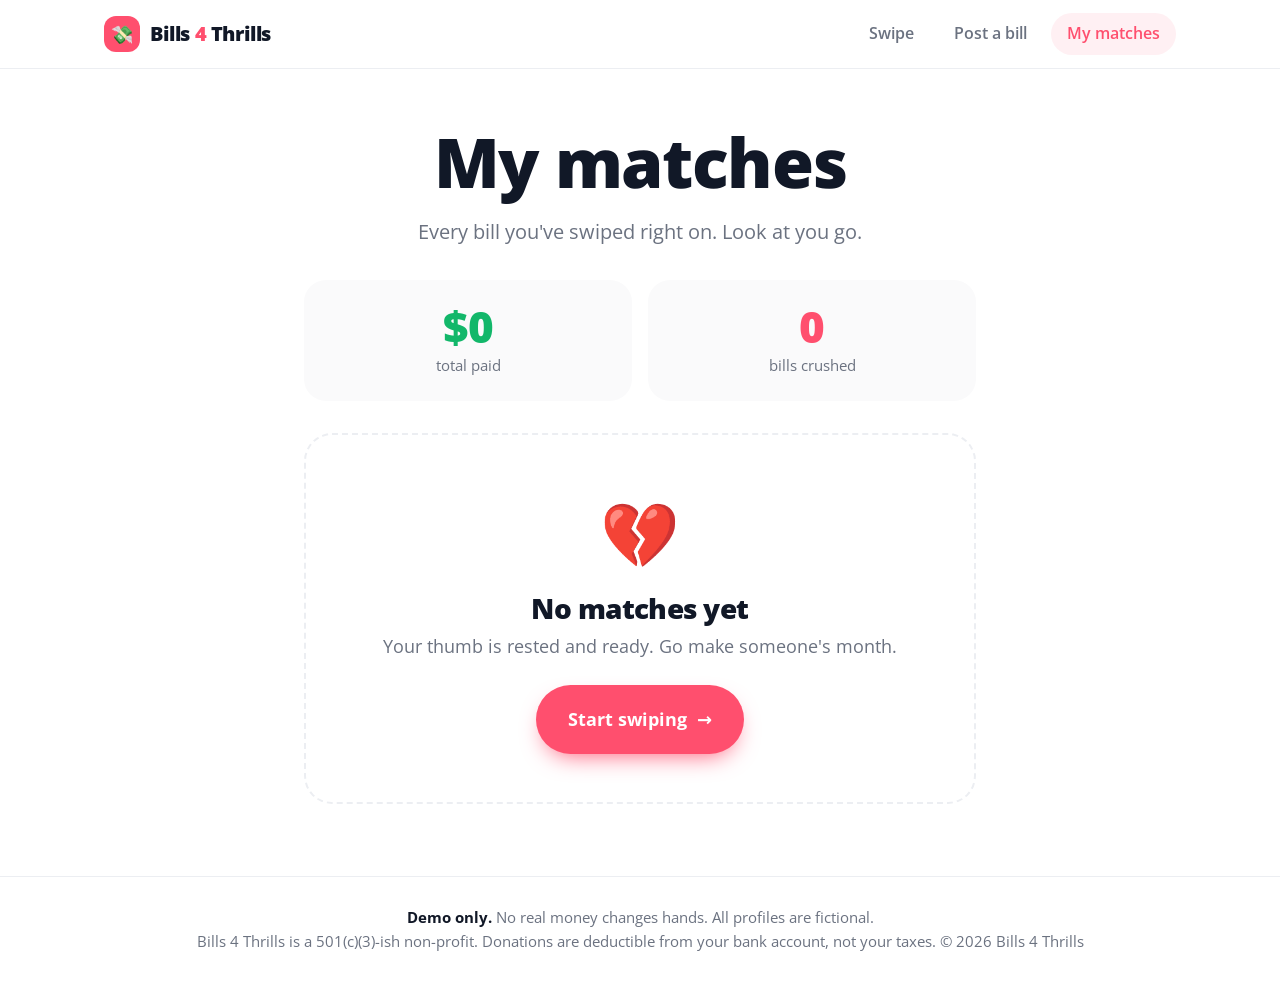
<file: matches.html>
<!doctype html>
<html lang="en">
<head>
<meta charset="utf-8">
<meta name="viewport" content="width=device-width, initial-scale=1, viewport-fit=cover">
<title>My matches · Bills 4 Thrills</title>
<meta name="description" content="Bills 4 Thrills: swipe right to pay someone's bill. A silly demo. No real money changes hands.">
<meta name="theme-color" content="#ff4f6e">
<link rel="icon" href="data:image/svg+xml,<svg xmlns='http://www.w3.org/2000/svg' viewBox='0 0 100 100'><text y='.9em' font-size='90'>💸</text></svg>">
<link rel="preconnect" href="https://fonts.googleapis.com">
<link rel="preconnect" href="https://fonts.gstatic.com" crossorigin>
<link href="https://fonts.googleapis.com/css2?family=Open+Sans:wght@400;600;700;800&display=swap" rel="stylesheet">
<link rel="stylesheet" href="styles.css?v=3">
</head>
<body data-page="matches">
<header class="site-header">
  <div class="container">
    <a class="logo" href="index.html" aria-label="Bills 4 Thrills home"><span class="logo-mark">💸</span><span class="logo-text">Bills <span class="four">4</span> Thrills</span></a>
    <nav class="nav" aria-label="Main">
      <a href="swipe.html">Swipe</a>
      <a href="post.html"><span class="nav-label-long">Post a bill</span><span class="nav-label-short">Post</span></a>
      <a href="matches.html" aria-current="page"><span class="nav-label-long">My matches</span><span class="nav-label-short">Matches</span></a>
    </nav>
  </div>
</header>
<main>
  <div class="page-head">
    <div class="container">
      <h1>My matches</h1>
      <p>Every bill you've swiped right on. Look at you go.</p>
    </div>
  </div>
  <div class="matches-wrap">
    <div class="summary">
      <div><strong id="sum-total">$0</strong><span>total paid</span></div>
      <div><strong id="sum-count">0</strong><span>bills crushed</span></div>
    </div>
    <ul class="match-list" id="match-list"></ul>
    <div class="empty-matches" id="matches-empty" hidden>
      <div class="big-emoji">💔</div>
      <h2>No matches yet</h2>
      <p>Your thumb is rested and ready. Go make someone's month.</p>
      <a class="btn btn-primary" href="swipe.html">Start swiping <span aria-hidden="true">→</span></a>
    </div>
    <button class="text-btn" id="btn-clear" type="button">Reset my matches</button>
  </div>
</main>
<footer class="site-footer">
  <div class="container"><strong>Demo only.</strong> No real money changes hands. All profiles are fictional.<br>Bills 4 Thrills is a 501(c)(3)-ish non-profit. Donations are deductible from your bank account, not your taxes. &copy; <span id="year">2026</span> Bills 4 Thrills</div>
</footer>
<script src="data.js?v=3"></script>
<script src="app.js?v=3"></script>
</body>
</html>
</file>
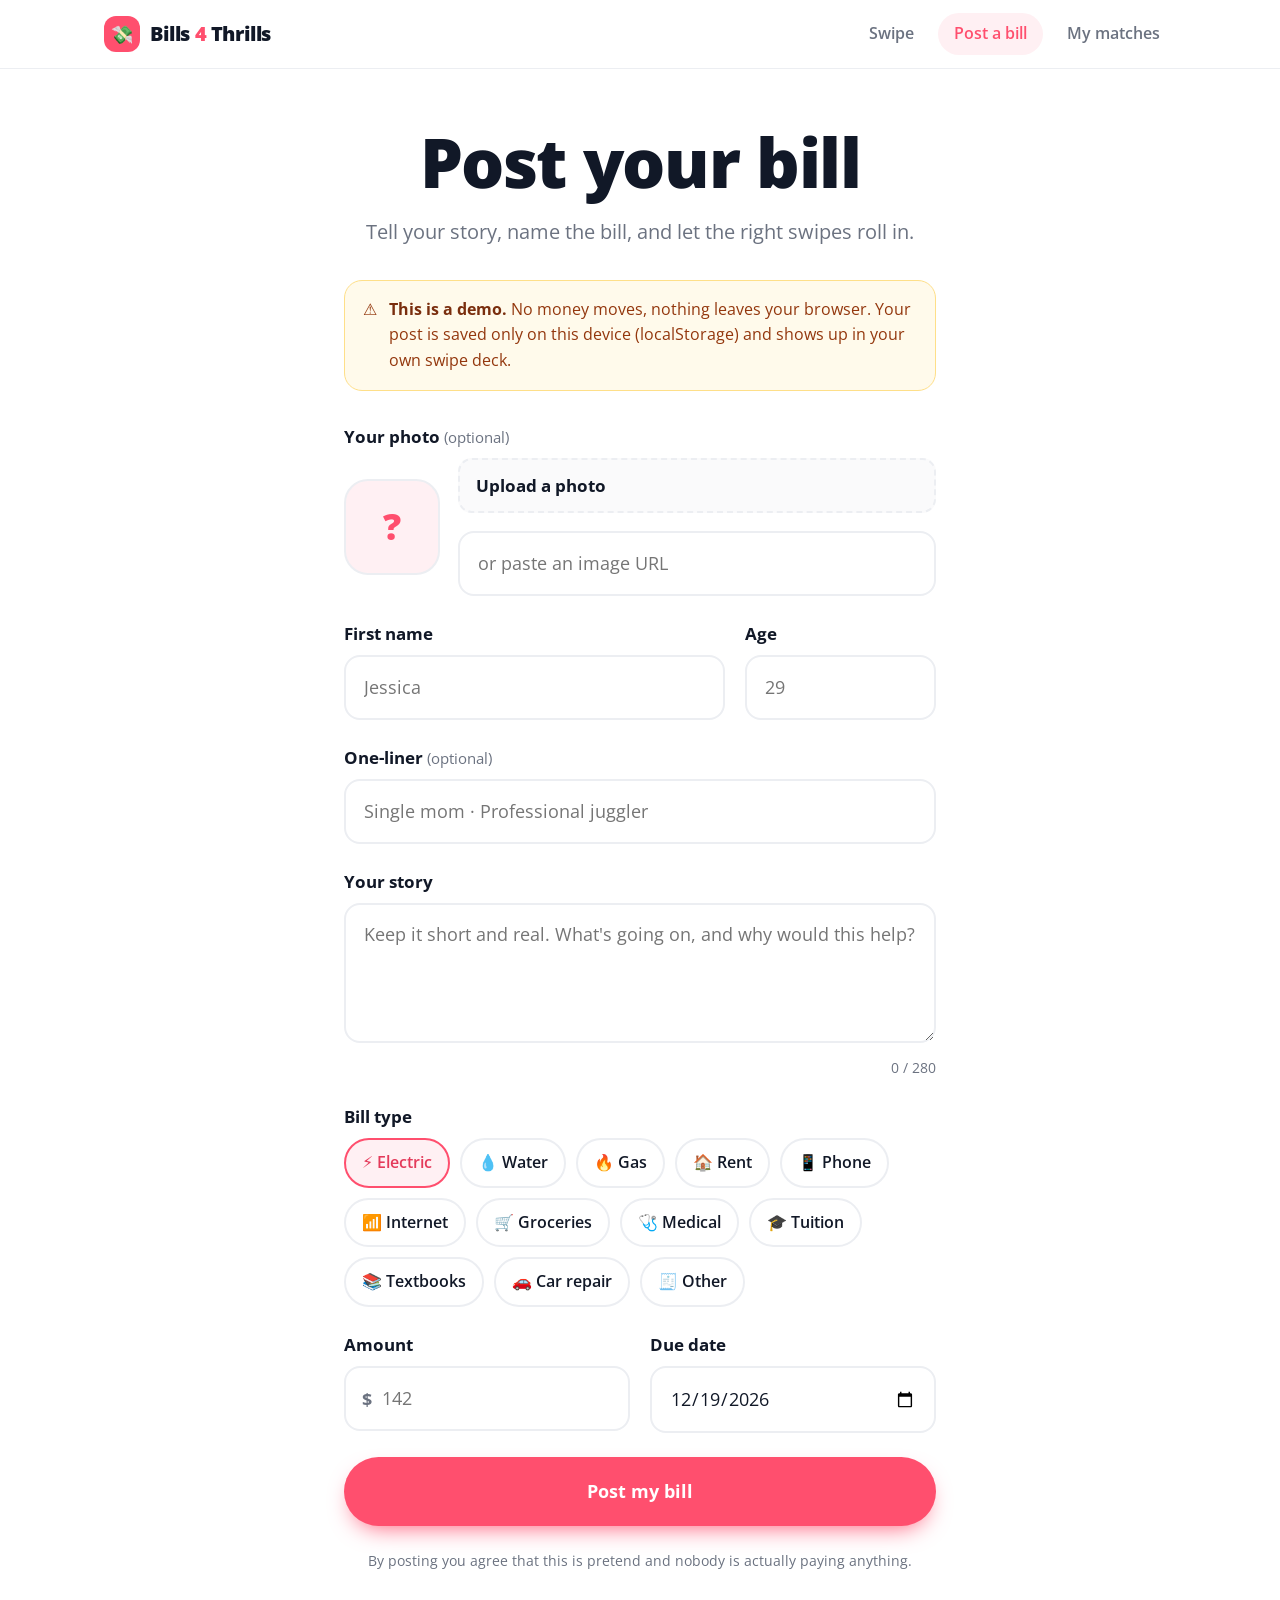
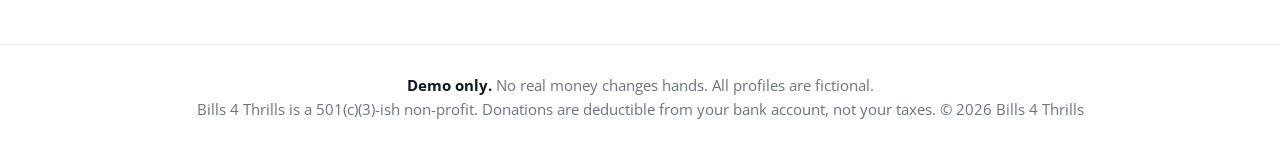
<file: post.html>
<!doctype html>
<html lang="en">
<head>
<meta charset="utf-8">
<meta name="viewport" content="width=device-width, initial-scale=1, viewport-fit=cover">
<title>Post your bill · Bills 4 Thrills</title>
<meta name="description" content="Bills 4 Thrills: swipe right to pay someone's bill. A silly demo. No real money changes hands.">
<meta name="theme-color" content="#ff4f6e">
<link rel="icon" href="data:image/svg+xml,<svg xmlns='http://www.w3.org/2000/svg' viewBox='0 0 100 100'><text y='.9em' font-size='90'>💸</text></svg>">
<link rel="preconnect" href="https://fonts.googleapis.com">
<link rel="preconnect" href="https://fonts.gstatic.com" crossorigin>
<link href="https://fonts.googleapis.com/css2?family=Open+Sans:wght@400;600;700;800&display=swap" rel="stylesheet">
<link rel="stylesheet" href="styles.css?v=3">
</head>
<body data-page="post">
<header class="site-header">
  <div class="container">
    <a class="logo" href="index.html" aria-label="Bills 4 Thrills home"><span class="logo-mark">💸</span><span class="logo-text">Bills <span class="four">4</span> Thrills</span></a>
    <nav class="nav" aria-label="Main">
      <a href="swipe.html">Swipe</a>
      <a href="post.html" aria-current="page"><span class="nav-label-long">Post a bill</span><span class="nav-label-short">Post</span></a>
      <a href="matches.html"><span class="nav-label-long">My matches</span><span class="nav-label-short">Matches</span></a>
    </nav>
  </div>
</header>
<main>
  <div class="page-head" id="post-head">
    <div class="container">
      <h1>Post your bill</h1>
      <p>Tell your story, name the bill, and let the right swipes roll in.</p>
    </div>
  </div>
  <div class="form-wrap">
    <div class="demo-banner" role="note">
      <span aria-hidden="true">⚠️</span>
      <div><strong>This is a demo.</strong> No money moves, nothing leaves your browser. Your post is saved only on this device (localStorage) and shows up in your own swipe deck.</div>
    </div>

    <form id="post-form" novalidate>
      <div class="field">
        <span class="label">Your photo <span class="help">(optional)</span></span>
        <div class="photo-picker">
          <div class="photo-preview" id="photo-preview">?</div>
          <div class="photo-inputs">
            <label class="file-btn"><input type="file" id="photo-file" accept="image/*"><span id="file-label">Upload a photo</span></label>
            <input type="url" id="photo-url" placeholder="or paste an image URL" aria-label="Photo URL">
          </div>
        </div>
      </div>

      <div class="row row-2-1">
        <div class="field">
          <label for="name">First name</label>
          <input type="text" id="name" maxlength="30" autocomplete="given-name" placeholder="Jessica">
          <div class="error">What should donors call you?</div>
        </div>
        <div class="field">
          <label for="age">Age</label>
          <input type="number" id="age" min="18" max="120" inputmode="numeric" placeholder="29">
          <div class="error">18+ only</div>
        </div>
      </div>

      <div class="field">
        <label for="tagline">One-liner <span class="help">(optional)</span></label>
        <input type="text" id="tagline" maxlength="60" placeholder="Single mom · Professional juggler">
      </div>

      <div class="field">
        <label for="story">Your story</label>
        <textarea id="story" maxlength="280" placeholder="Keep it short and real. What's going on, and why would this help?"></textarea>
        <div class="char-count" id="story-count">0 / 280</div>
        <div class="error">Give us at least a sentence or two.</div>
      </div>

      <div class="field">
        <span class="label">Bill type</span>
        <div class="chips">
          <input type="radio" name="billType" id="bt-0" value="Electric" checked><label for="bt-0">⚡ Electric</label>
          <input type="radio" name="billType" id="bt-1" value="Water"><label for="bt-1">💧 Water</label>
          <input type="radio" name="billType" id="bt-2" value="Gas"><label for="bt-2">🔥 Gas</label>
          <input type="radio" name="billType" id="bt-3" value="Rent"><label for="bt-3">🏠 Rent</label>
          <input type="radio" name="billType" id="bt-4" value="Phone"><label for="bt-4">📱 Phone</label>
          <input type="radio" name="billType" id="bt-5" value="Internet"><label for="bt-5">📶 Internet</label>
          <input type="radio" name="billType" id="bt-6" value="Groceries"><label for="bt-6">🛒 Groceries</label>
          <input type="radio" name="billType" id="bt-7" value="Medical"><label for="bt-7">🩺 Medical</label>
          <input type="radio" name="billType" id="bt-8" value="Tuition"><label for="bt-8">🎓 Tuition</label>
          <input type="radio" name="billType" id="bt-9" value="Textbooks"><label for="bt-9">📚 Textbooks</label>
          <input type="radio" name="billType" id="bt-10" value="Car repair"><label for="bt-10">🚗 Car repair</label>
          <input type="radio" name="billType" id="bt-11" value="Other"><label for="bt-11">🧾 Other</label>
        </div>
      </div>

      <div class="row row-2">
        <div class="field">
          <label for="amount">Amount</label>
          <div class="money"><span>$</span><input type="number" id="amount" min="1" step="0.01" inputmode="decimal" placeholder="142"></div>
          <div class="error">Enter an amount</div>
        </div>
        <div class="field">
          <label for="due">Due date</label>
          <input type="date" id="due">
        </div>
      </div>

      <button class="btn btn-primary btn-block" type="submit">Post my bill</button>
      <p class="fineprint">By posting you agree that this is pretend and nobody is actually paying anything.</p>
    </form>

    <div class="success" id="success" hidden>
      <div class="big-emoji">🎉</div>
      <h2>You're in the deck, <span id="success-name"></span>!</h2>
      <p>Your <strong id="success-bill"></strong> is now live in the swipe stack. Go see yourself in action.</p>
      <div class="cta-row">
        <a class="btn btn-primary" href="swipe.html">See it in the deck <span aria-hidden="true">→</span></a>
        <button class="btn btn-ghost" type="button" id="post-another">Post another</button>
      </div>
    </div>
  </div>
</main>
<footer class="site-footer">
  <div class="container"><strong>Demo only.</strong> No real money changes hands. All profiles are fictional.<br>Bills 4 Thrills is a 501(c)(3)-ish non-profit. Donations are deductible from your bank account, not your taxes. &copy; <span id="year">2026</span> Bills 4 Thrills</div>
</footer>
<script src="data.js?v=3"></script>
<script src="app.js?v=3"></script>
</body>
</html>
</file>
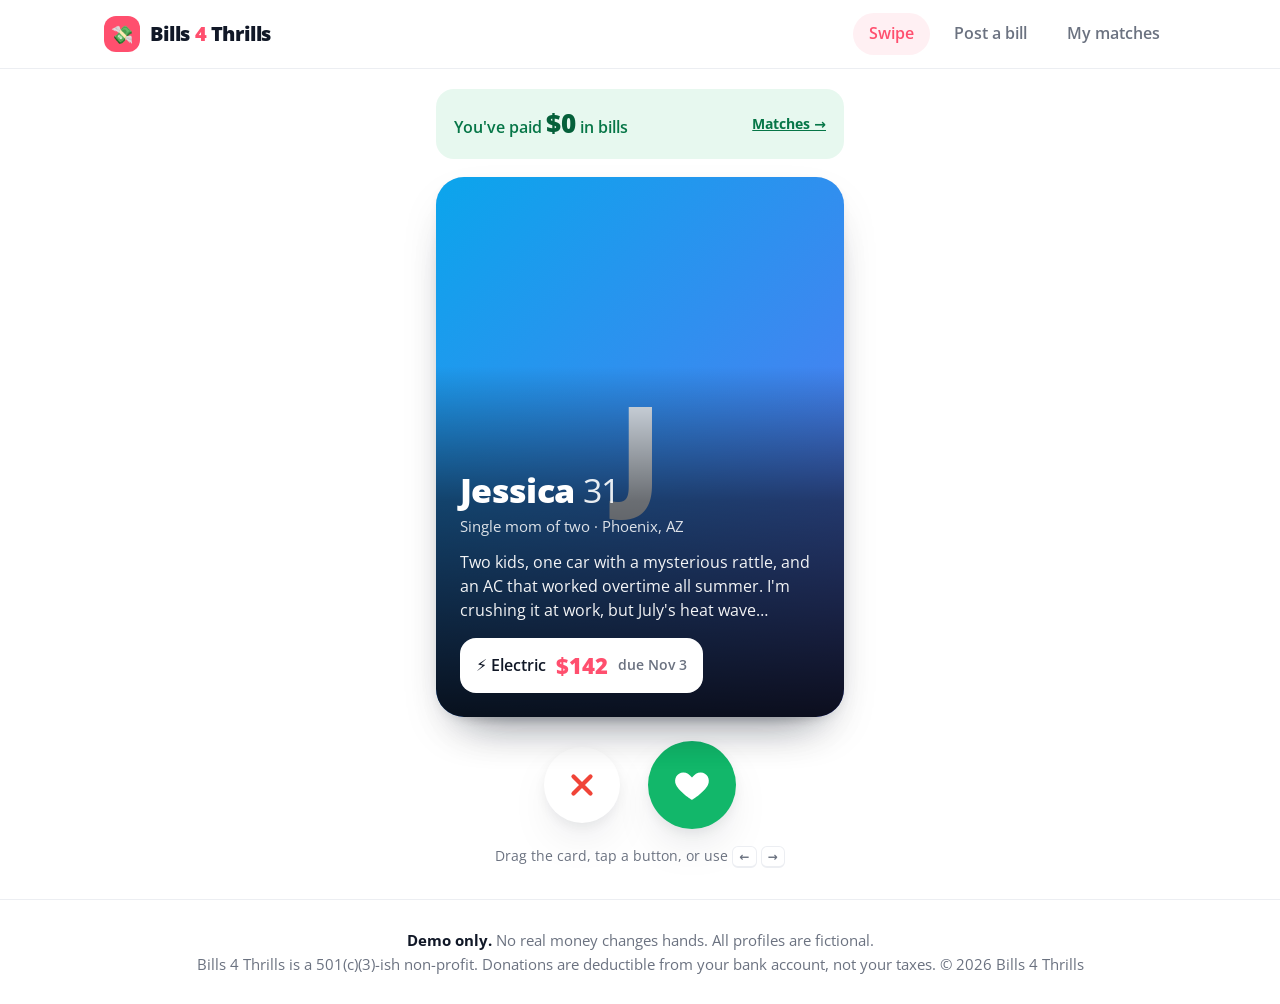
<file: swipe.html>
<!doctype html>
<html lang="en">
<head>
<meta charset="utf-8">
<meta name="viewport" content="width=device-width, initial-scale=1, viewport-fit=cover">
<title>Swipe · Bills 4 Thrills</title>
<meta name="description" content="Bills 4 Thrills: swipe right to pay someone's bill. A silly demo. No real money changes hands.">
<meta name="theme-color" content="#ff4f6e">
<link rel="icon" href="data:image/svg+xml,<svg xmlns='http://www.w3.org/2000/svg' viewBox='0 0 100 100'><text y='.9em' font-size='90'>💸</text></svg>">
<link rel="preconnect" href="https://fonts.googleapis.com">
<link rel="preconnect" href="https://fonts.gstatic.com" crossorigin>
<link href="https://fonts.googleapis.com/css2?family=Open+Sans:wght@400;600;700;800&display=swap" rel="stylesheet">
<link rel="stylesheet" href="styles.css?v=3">
</head>
<body data-page="swipe">
<header class="site-header">
  <div class="container">
    <a class="logo" href="index.html" aria-label="Bills 4 Thrills home"><span class="logo-mark">💸</span><span class="logo-text">Bills <span class="four">4</span> Thrills</span></a>
    <nav class="nav" aria-label="Main">
      <a href="swipe.html" aria-current="page">Swipe</a>
      <a href="post.html"><span class="nav-label-long">Post a bill</span><span class="nav-label-short">Post</span></a>
      <a href="matches.html"><span class="nav-label-long">My matches</span><span class="nav-label-short">Matches</span></a>
    </nav>
  </div>
</header>
<main class="swipe-page">
  <div class="swipe-wrap">
    <div class="tally" aria-live="polite">
      <div>You've paid <strong id="tally-amount">$0</strong> in bills</div>
      <a href="matches.html">Matches →</a>
    </div>

    <div class="deck" id="deck" aria-live="polite"></div>

    <div class="actions">
      <button class="round-btn pass" id="btn-pass" aria-label="Pass">
        <svg viewBox="0 0 24 24" fill="none" stroke="currentColor" stroke-width="3" stroke-linecap="round"><path d="M6 6l12 12M18 6L6 18"/></svg>
      </button>
      <button class="round-btn pay" id="btn-pay" aria-label="Pay this bill">
        <svg viewBox="0 0 24 24" fill="currentColor"><path d="M12 21s-7.5-4.6-9.6-9.1C.9 8.6 2.9 4.5 6.8 4.5c2.1 0 3.6 1.1 5.2 3 1.6-1.9 3.1-3 5.2-3 3.9 0 5.9 4.1 4.4 7.4C19.5 16.4 12 21 12 21z"/></svg>
      </button>
    </div>
    <p class="hint">Drag the card, tap a button, or use <kbd>←</kbd> <kbd>→</kbd></p>
  </div>
</main>

<div class="modal" id="match-modal" role="dialog" aria-modal="true" aria-labelledby="match-title" hidden>
  <div class="modal-card">
    <h2 class="match-title" id="match-title">It's a Match!</h2>
    <div class="match-avatars">
      <div class="av" aria-hidden="true">💸</div>
      <div class="heart" aria-hidden="true">❤</div>
      <div id="match-avatar"></div>
    </div>
    <p class="match-text" id="match-text"></p>
    <p class="match-sub" id="match-sub"></p>
    <div class="modal-actions">
      <button class="btn btn-primary btn-block" id="btn-keep">Keep swiping</button>
      <a class="btn btn-ghost btn-block" href="matches.html">See my matches</a>
    </div>
    <span class="demo-tag">Demo: no real money moved</span>
  </div>
</div>
<canvas id="confetti" aria-hidden="true"></canvas>
<footer class="site-footer">
  <div class="container"><strong>Demo only.</strong> No real money changes hands. All profiles are fictional.<br>Bills 4 Thrills is a 501(c)(3)-ish non-profit. Donations are deductible from your bank account, not your taxes. &copy; <span id="year">2026</span> Bills 4 Thrills</div>
</footer>
<script src="data.js?v=3"></script>
<script src="app.js?v=3"></script>
</body>
</html>
</file>
<file: styles.css>
/* Bills 4 Thrills — shared styles */
:root {
  --accent: #ff4f6e;
  --accent-dark: #e43a5a;
  --accent-soft: #fff0f3;
  --pay: #12b76a;
  --pay-soft: #e7f8ef;
  --pass: #f04438;
  --ink: #111827;
  --muted: #6b7280;
  --line: #eceef2;
  --bg: #ffffff;
  --bg-soft: #fafafb;
  --radius: 24px;
  --shadow: 0 20px 50px -20px rgba(17, 24, 39, .25), 0 4px 12px rgba(17, 24, 39, .06);
  --max: 1120px;
}

* { box-sizing: border-box; }
html { -webkit-text-size-adjust: 100%; }
body {
  margin: 0;
  font-family: "Open Sans", system-ui, -apple-system, "Segoe UI", Roboto, sans-serif;
  font-size: 18px;
  line-height: 1.6;
  color: var(--ink);
  background: var(--bg);
  display: flex;
  flex-direction: column;
  min-height: 100vh;
  min-height: 100dvh;
}
main { flex: 1; }
img { max-width: 100%; display: block; }
a { color: inherit; }
h1, h2, h3 { line-height: 1.1; letter-spacing: -0.02em; margin: 0; }
p { margin: 0; }

.container { width: 100%; max-width: var(--max); margin: 0 auto; padding: 0 24px; }

/* ---------- Header ---------- */
.site-header {
  position: sticky; top: 0; z-index: 20;
  background: rgba(255,255,255,.9);
  backdrop-filter: saturate(180%) blur(12px);
  -webkit-backdrop-filter: saturate(180%) blur(12px);
  border-bottom: 1px solid var(--line);
}
.site-header .container {
  display: flex; align-items: center; justify-content: space-between;
  height: 68px; gap: 16px;
}
.logo {
  display: inline-flex; align-items: center; gap: 10px;
  font-weight: 800; font-size: 20px; text-decoration: none; letter-spacing: -0.02em;
  white-space: nowrap;
}
.logo-mark {
  width: 36px; height: 36px; border-radius: 12px;
  background: var(--accent); color: #fff;
  display: grid; place-items: center; font-size: 18px;
}
.logo .four { color: var(--accent); }
.nav { display: flex; gap: 4px; align-items: center; }
.nav a {
  text-decoration: none; font-weight: 600; font-size: 15px;
  padding: 8px 12px; border-radius: 999px; color: var(--muted);
  white-space: nowrap;
}
.nav a:hover { color: var(--ink); background: var(--bg-soft); }
.nav a[aria-current="page"] { color: var(--accent); background: var(--accent-soft); }
.nav .nav-label-long { display: none; }
@media (min-width: 720px) {
  .nav { gap: 8px; }
  .nav a { font-size: 16px; padding: 8px 16px; }
  .nav .nav-label-long { display: inline; }
  .nav .nav-label-short { display: none; }
}
@media (max-width: 420px) {
  .logo-text { display: none; }
}

/* ---------- Buttons ---------- */
.btn {
  display: inline-flex; align-items: center; justify-content: center; gap: 10px;
  font: inherit; font-weight: 700; font-size: 18px;
  padding: 18px 30px; border-radius: 999px; border: 2px solid transparent;
  text-decoration: none; cursor: pointer;
  transition: transform .15s ease, background .15s ease, box-shadow .15s ease, color .15s ease;
}
.btn:active { transform: scale(.97); }
.btn-primary { background: var(--accent); color: #fff; box-shadow: 0 10px 24px -10px var(--accent); }
.btn-primary:hover { background: var(--accent-dark); }
.btn-ghost { background: #fff; color: var(--ink); border-color: var(--line); }
.btn-ghost:hover { border-color: var(--ink); }
.btn-block { width: 100%; }
.btn:focus-visible, .round-btn:focus-visible, input:focus-visible, textarea:focus-visible, select:focus-visible {
  outline: 3px solid color-mix(in srgb, var(--accent) 45%, transparent);
  outline-offset: 2px;
}

/* ---------- Landing ---------- */
.hero { padding: 72px 0 56px; text-align: center; }
.eyebrow {
  display: inline-block; font-weight: 700; font-size: 14px; letter-spacing: .08em; text-transform: uppercase;
  color: var(--accent); background: var(--accent-soft); padding: 8px 16px; border-radius: 999px;
  margin-bottom: 28px;
}
.hero h1 { font-size: clamp(44px, 9vw, 96px); font-weight: 800; }
.hero h1 .hl { color: var(--accent); }
.hero .lede {
  font-size: clamp(20px, 2.6vw, 26px); color: var(--muted);
  max-width: 680px; margin: 28px auto 40px;
}
.cta-row { display: flex; flex-direction: column; gap: 14px; align-items: stretch; max-width: 420px; margin: 0 auto; }
@media (min-width: 640px) {
  .cta-row { flex-direction: row; justify-content: center; max-width: none; }
}
.hero-note { margin-top: 20px; font-size: 15px; color: var(--muted); }

.hero-visual { position: relative; height: 340px; margin: 64px auto 0; max-width: 520px; }
.mini-card {
  position: absolute; left: 50%; top: 0; width: 230px; height: 320px;
  border-radius: 22px; overflow: hidden; box-shadow: var(--shadow); background: #ddd;
}
.mini-card img { width: 100%; height: 100%; object-fit: cover; }
.mini-card .mini-info {
  position: absolute; inset: auto 0 0 0; padding: 16px; color: #fff; text-align: left;
  background: linear-gradient(transparent, rgba(0,0,0,.75));
}
.mini-card .mini-info strong { display: block; font-size: 20px; }
.mini-card .mini-info span { font-size: 14px; opacity: .9; }
.mini-card.c1 { transform: translateX(-120%) rotate(-10deg) translateY(20px); }
.mini-card.c2 { transform: translateX(-50%); z-index: 2; }
.mini-card.c3 { transform: translateX(20%) rotate(10deg) translateY(20px); }
.mini-stamp {
  position: absolute; top: 18px; left: 14px; z-index: 3;
  font-weight: 800; font-size: 22px; letter-spacing: .06em;
  color: var(--pay); border: 4px solid var(--pay); border-radius: 10px; padding: 2px 10px;
  transform: rotate(-14deg); background: rgba(255,255,255,.85);
}
@media (max-width: 520px) {
  .hero-visual { height: 300px; }
  .mini-card { width: 180px; height: 260px; }
  .mini-card.c1 { transform: translateX(-105%) rotate(-10deg) translateY(20px); }
  .mini-card.c3 { transform: translateX(5%) rotate(10deg) translateY(20px); }
}

.section { padding: 80px 0; }
.section-soft { background: var(--bg-soft); }
.section h2 { font-size: clamp(34px, 5vw, 56px); font-weight: 800; text-align: center; }
.section .sub { text-align: center; color: var(--muted); font-size: 20px; margin: 16px auto 0; max-width: 620px; }
.steps { display: grid; gap: 20px; margin-top: 48px; }
@media (min-width: 800px) { .steps { grid-template-columns: repeat(3, 1fr); gap: 28px; } }
.step {
  background: #fff; border: 1px solid var(--line); border-radius: var(--radius); padding: 32px;
}
.step .num {
  width: 52px; height: 52px; border-radius: 16px; display: grid; place-items: center;
  background: var(--accent-soft); font-size: 26px; margin-bottom: 20px;
}
.step h3 { font-size: 24px; font-weight: 700; margin-bottom: 10px; }
.step p { color: var(--muted); }

.stats { display: grid; grid-template-columns: repeat(auto-fit, minmax(200px, 1fr)); gap: 20px; margin-top: 48px; text-align: center; }
.stat strong { display: block; font-size: clamp(40px, 6vw, 60px); font-weight: 800; color: var(--accent); line-height: 1.1; }
.stat span { color: var(--muted); }
.fineprint { text-align: center; color: var(--muted); font-size: 14px; margin-top: 24px; }

.big-cta { text-align: center; }
.big-cta .cta-row { margin-top: 36px; }

/* ---------- Swipe page ---------- */
.swipe-page { padding: 20px 0 32px; }
.swipe-wrap { max-width: 440px; margin: 0 auto; padding: 0 16px; }
.tally {
  display: flex; align-items: center; justify-content: space-between; gap: 12px;
  background: var(--pay-soft); color: #067647; border-radius: 18px; padding: 14px 18px;
  font-weight: 600; font-size: 16px; margin-bottom: 18px;
}
.tally strong { font-size: 26px; font-weight: 800; color: #05603a; }
.tally a { font-size: 14px; color: #067647; font-weight: 700; white-space: nowrap; }

.deck {
  position: relative; width: 100%;
  height: min(540px, calc(100vh - 340px));
  height: min(540px, calc(100dvh - 340px));
  min-height: 400px;
  touch-action: none; user-select: none; -webkit-user-select: none;
}
.card {
  position: absolute; inset: 0;
  border-radius: 28px; overflow: hidden;
  background: #e5e7eb; box-shadow: var(--shadow);
  cursor: grab; will-change: transform;
  transition: transform .35s cubic-bezier(.2,.8,.2,1), opacity .35s ease;
}
.card.dragging { transition: none; cursor: grabbing; }
.card .photo { position: absolute; inset: 0; width: 100%; height: 100%; object-fit: cover; pointer-events: none; }
.card .avatar-fallback {
  position: absolute; inset: 0; display: grid; place-items: center;
  font-size: 120px; font-weight: 800; color: rgba(255,255,255,.9);
}
.card .shade {
  position: absolute; inset: 0;
  background: linear-gradient(180deg, rgba(0,0,0,0) 35%, rgba(0,0,0,.55) 60%, rgba(0,0,0,.88) 100%);
  pointer-events: none;
}
.card .info { position: absolute; left: 0; right: 0; bottom: 0; padding: 24px; color: #fff; pointer-events: none; }
.card .name { font-size: 34px; font-weight: 800; letter-spacing: -0.02em; line-height: 1.1; }
.card .name .age { font-weight: 400; opacity: .9; }
.card .tagline { font-size: 15px; opacity: .85; margin-top: 4px; }
.card .story { font-size: 16px; line-height: 1.5; margin-top: 12px; opacity: .95;
  display: -webkit-box; -webkit-line-clamp: 3; -webkit-box-orient: vertical; overflow: hidden; }
.bill-chip {
  display: inline-flex; align-items: center; gap: 10px; margin-top: 16px;
  background: #fff; color: var(--ink); border-radius: 16px; padding: 10px 16px;
  font-size: 16px; font-weight: 600;
}
.bill-chip .amt { font-size: 22px; font-weight: 800; color: var(--accent); }
.bill-chip .due { color: var(--muted); font-weight: 600; font-size: 14px; }
.badge-new {
  position: absolute; top: 18px; right: 18px; z-index: 3;
  background: var(--accent); color: #fff; font-size: 13px; font-weight: 700;
  padding: 6px 12px; border-radius: 999px; pointer-events: none;
}

.stamp {
  position: absolute; top: 36px; z-index: 4;
  font-size: 44px; font-weight: 800; letter-spacing: .08em;
  border: 6px solid currentColor; border-radius: 14px; padding: 2px 16px;
  opacity: 0; pointer-events: none; background: rgba(255,255,255,.12);
}
.stamp-pay { left: 24px; color: #32d583; transform: rotate(-16deg); }
.stamp-pass { right: 24px; color: #ff6b5e; transform: rotate(16deg); }

.actions { display: flex; justify-content: center; align-items: center; gap: 28px; margin-top: 24px; }
.round-btn {
  width: 76px; height: 76px; border-radius: 50%; border: 0; cursor: pointer;
  display: grid; place-items: center; background: #fff; box-shadow: var(--shadow);
  transition: transform .15s ease, box-shadow .15s ease;
}
.round-btn svg { width: 34px; height: 34px; }
.round-btn:hover { transform: translateY(-2px) scale(1.04); }
.round-btn:active { transform: scale(.94); }
.round-btn.pass { color: var(--pass); }
.round-btn.pay { color: #fff; background: var(--pay); width: 88px; height: 88px; }
.round-btn.pay svg { width: 40px; height: 40px; }
.round-btn:disabled { opacity: .35; cursor: default; transform: none; }
.hint { text-align: center; color: var(--muted); font-size: 14px; margin-top: 16px; }
.hint kbd {
  font-family: inherit; font-weight: 700; font-size: 12px; border: 1px solid var(--line);
  border-bottom-width: 2px; border-radius: 6px; padding: 1px 6px; background: #fff;
}

.empty {
  position: absolute; inset: 0; display: flex; flex-direction: column; align-items: center; justify-content: center;
  text-align: center; padding: 32px; border: 2px dashed var(--line); border-radius: 28px;
}
.empty .big-emoji { font-size: 64px; margin-bottom: 12px; }
.empty h2 { font-size: 30px; font-weight: 800; }
.empty p { color: var(--muted); margin: 12px 0 28px; }
.empty .btn + .btn { margin-top: 12px; }

/* ---------- Match modal ---------- */
.modal {
  position: fixed; inset: 0; z-index: 100;
  display: grid; place-items: center; padding: 24px;
  background: rgba(17, 24, 39, .55);
  backdrop-filter: blur(6px); -webkit-backdrop-filter: blur(6px);
  opacity: 0; pointer-events: none; transition: opacity .25s ease;
}
.modal.open { opacity: 1; pointer-events: auto; }
.modal-card {
  position: relative; width: 100%; max-width: 440px; background: #fff; border-radius: 32px;
  padding: 40px 28px 28px; text-align: center;
  transform: translateY(24px) scale(.96); transition: transform .35s cubic-bezier(.2,.8,.2,1);
}
.modal.open .modal-card { transform: none; }
.match-title {
  font-size: clamp(40px, 10vw, 54px); font-weight: 800; letter-spacing: -0.03em;
  background: linear-gradient(90deg, var(--accent), #ff9a3c);
  -webkit-background-clip: text; background-clip: text; color: transparent;
}
.match-avatars { display: flex; justify-content: center; align-items: center; margin: 24px 0; }
.match-avatars .av {
  width: 104px; height: 104px; border-radius: 50%; border: 5px solid #fff; box-shadow: var(--shadow);
  object-fit: cover; background: var(--accent-soft); display: grid; place-items: center; font-size: 48px;
}
.match-avatars .av + .av { margin-left: -18px; }
.match-avatars .heart {
  position: relative; z-index: 2; margin: 0 -14px; width: 48px; height: 48px; border-radius: 50%;
  background: var(--accent); color: #fff; display: grid; place-items: center; font-size: 22px; box-shadow: var(--shadow);
}
.match-text { font-size: 22px; font-weight: 600; line-height: 1.4; }
.match-text .amt { color: var(--pay); font-weight: 800; }
.match-sub { color: var(--muted); margin-top: 10px; font-size: 16px; }
.modal-actions { display: grid; gap: 12px; margin-top: 28px; }
.demo-tag {
  display: inline-block; margin-top: 18px; font-size: 13px; color: var(--muted);
  background: var(--bg-soft); border-radius: 999px; padding: 6px 12px;
}
#confetti { position: fixed; inset: 0; pointer-events: none; z-index: 101; width: 100%; height: 100%; }

/* ---------- Toast ---------- */
.toast {
  position: fixed; left: 50%; bottom: 28px; transform: translate(-50%, 20px);
  background: var(--ink); color: #fff; padding: 12px 20px; border-radius: 999px;
  font-size: 15px; font-weight: 600; opacity: 0; transition: all .25s ease; z-index: 90; pointer-events: none;
  white-space: nowrap;
}
.toast.show { opacity: 1; transform: translate(-50%, 0); }

/* ---------- Page header ---------- */
.page-head { padding: 56px 0 32px; text-align: center; }
.page-head h1 { font-size: clamp(40px, 7vw, 68px); font-weight: 800; }
.page-head p { color: var(--muted); font-size: 20px; margin: 16px auto 0; max-width: 600px; }

/* ---------- Form ---------- */
.form-wrap { max-width: 640px; margin: 0 auto; padding: 0 24px 72px; }
.demo-banner {
  display: flex; gap: 12px; align-items: flex-start;
  background: #fffaeb; color: #93370d; border: 1px solid #fedf89;
  border-radius: 18px; padding: 16px 18px; font-size: 16px; margin-bottom: 32px;
}
.demo-banner strong { color: #7a2e0e; }
.field { margin-bottom: 24px; }
.field label, .field .label { display: block; font-weight: 700; font-size: 17px; margin-bottom: 8px; }
.field .help { font-weight: 400; color: var(--muted); font-size: 15px; }
.row { display: grid; gap: 0 20px; }
@media (min-width: 560px) { .row-2 { grid-template-columns: 1fr 1fr; } .row-2-1 { grid-template-columns: 2fr 1fr; } }
input[type="text"], input[type="number"], input[type="date"], input[type="url"], select, textarea {
  width: 100%; font: inherit; font-size: 18px; color: var(--ink);
  padding: 16px 18px; border-radius: 16px; border: 2px solid var(--line); background: #fff;
  transition: border-color .15s ease;
  -webkit-appearance: none; appearance: none;
}
select {
  background-image: url("data:image/svg+xml,%3Csvg xmlns='http://www.w3.org/2000/svg' width='20' height='20' viewBox='0 0 24 24' fill='none' stroke='%236b7280' stroke-width='2.5' stroke-linecap='round' stroke-linejoin='round'%3E%3Cpath d='m6 9 6 6 6-6'/%3E%3C/svg%3E");
  background-repeat: no-repeat; background-position: right 16px center; padding-right: 48px;
}
input:focus, select:focus, textarea:focus { border-color: var(--accent); outline: none; }
textarea { min-height: 140px; resize: vertical; line-height: 1.5; }
.money { position: relative; }
.money span { position: absolute; left: 18px; top: 50%; transform: translateY(-50%); font-weight: 700; color: var(--muted); }
.money input { padding-left: 36px; }
.char-count { text-align: right; font-size: 14px; color: var(--muted); margin-top: 6px; }

.photo-picker { display: flex; gap: 18px; align-items: center; }
.photo-preview {
  flex: none; width: 96px; height: 96px; border-radius: 24px; overflow: hidden;
  background: var(--accent-soft); display: grid; place-items: center; font-size: 36px; color: var(--accent);
  font-weight: 800; border: 2px solid var(--line);
}
.photo-preview img { width: 100%; height: 100%; object-fit: cover; }
.photo-inputs { flex: 1; display: grid; gap: 10px; min-width: 0; }
.file-btn {
  display: inline-flex; align-items: center; justify-content: center; gap: 8px; cursor: pointer;
  font-weight: 700; font-size: 16px; padding: 12px 16px; border-radius: 14px;
  border: 2px dashed var(--line); color: var(--ink); background: var(--bg-soft);
}
.file-btn:hover { border-color: var(--accent); color: var(--accent); }
.file-btn input { display: none; }
.or { font-size: 14px; color: var(--muted); text-align: center; }

.chips { display: flex; flex-wrap: wrap; gap: 10px; }
.chips input { position: absolute; opacity: 0; pointer-events: none; }
.chips label {
  margin: 0; font-weight: 600; font-size: 16px; padding: 10px 16px; border-radius: 999px;
  border: 2px solid var(--line); cursor: pointer; user-select: none; transition: all .15s ease;
}
.chips label:hover { border-color: #d0d5dd; }
.chips input:checked + label { border-color: var(--accent); background: var(--accent-soft); color: var(--accent-dark); }
.chips input:focus-visible + label { outline: 3px solid color-mix(in srgb, var(--accent) 45%, transparent); }
.error { color: var(--pass); font-size: 15px; margin-top: 6px; display: none; }
.field.invalid .error { display: block; }
.field.invalid input, .field.invalid textarea { border-color: var(--pass); }

.success { text-align: center; padding: 24px 0 72px; }
.success .big-emoji { font-size: 80px; }
.success h2 { font-size: clamp(36px, 6vw, 52px); font-weight: 800; margin-top: 12px; }
.success p { color: var(--muted); font-size: 20px; margin: 16px auto 32px; max-width: 480px; }
.success .cta-row { max-width: 420px; }

/* ---------- Matches ---------- */
.matches-wrap { max-width: 720px; margin: 0 auto; padding: 0 24px 72px; }
.summary {
  display: grid; grid-template-columns: 1fr 1fr; gap: 16px; margin-bottom: 32px;
}
.summary div { background: var(--bg-soft); border-radius: 22px; padding: 22px; text-align: center; }
.summary strong { display: block; font-size: clamp(32px, 6vw, 44px); font-weight: 800; color: var(--pay); line-height: 1.1; }
.summary div:last-child strong { color: var(--accent); }
.summary span { color: var(--muted); font-size: 15px; }
.match-list { list-style: none; margin: 0; padding: 0; display: grid; gap: 14px; }
.match-item {
  display: flex; align-items: center; gap: 16px; padding: 16px; border: 1px solid var(--line); border-radius: 22px;
}
.match-item .thumb {
  flex: none; width: 64px; height: 64px; border-radius: 50%; object-fit: cover;
  display: grid; place-items: center; font-size: 26px; font-weight: 800; color: #fff;
}
.match-item .mi-body { flex: 1; min-width: 0; }
.match-item .mi-name { font-weight: 700; font-size: 19px; }
.match-item .mi-bill { color: var(--muted); font-size: 15px; white-space: nowrap; overflow: hidden; text-overflow: ellipsis; }
.match-item .mi-amt { font-weight: 800; font-size: 22px; color: var(--pay); }
.paid-pill { display: inline-block; font-size: 12px; font-weight: 700; color: #067647; background: var(--pay-soft); padding: 2px 8px; border-radius: 999px; margin-left: 6px; vertical-align: middle; }
.empty-matches { text-align: center; padding: 48px 24px; border: 2px dashed var(--line); border-radius: 28px; }
.empty-matches .big-emoji { font-size: 64px; }
.empty-matches h2 { font-size: 28px; font-weight: 800; margin: 8px 0; }
.empty-matches p { color: var(--muted); margin-bottom: 24px; }
.text-btn { background: none; border: 0; font: inherit; color: var(--muted); text-decoration: underline; cursor: pointer; font-size: 15px; margin-top: 28px; display: block; margin-left: auto; margin-right: auto; }

/* ---------- Footer ---------- */
.site-footer { border-top: 1px solid var(--line); padding: 28px 0; text-align: center; color: var(--muted); font-size: 15px; }
.site-footer strong { color: var(--ink); }

[hidden] { display: none !important; }

@media (prefers-reduced-motion: reduce) {
  *, *::before, *::after { transition-duration: .01ms !important; animation-duration: .01ms !important; }
}

/* ---------- Leaderboard ---------- */
.lb-toggle {
  display: flex; width: max-content; margin: 32px auto 0; padding: 6px; gap: 4px;
  background: var(--bg-soft); border: 1px solid var(--line); border-radius: 999px;
}
.lb-tab {
  font: inherit; font-size: 16px; font-weight: 700; color: var(--muted);
  background: none; border: 0; border-radius: 999px; padding: 10px 22px; cursor: pointer;
  transition: background .15s ease, color .15s ease, box-shadow .15s ease;
}
.lb-tab:hover { color: var(--ink); }
.lb-tab[aria-selected="true"] { background: #fff; color: var(--accent); box-shadow: 0 2px 8px rgba(17,24,39,.08); }
.lb-tab:focus-visible { outline: 3px solid color-mix(in srgb, var(--accent) 45%, transparent); }

.podium {
  display: grid; grid-template-columns: repeat(3, 1fr); align-items: end; gap: 12px;
  max-width: 720px; margin: 48px auto 0;
}
.podium-spot { display: flex; flex-direction: column; align-items: center; text-align: center; min-width: 0; }
.podium-person { display: flex; flex-direction: column; align-items: center; padding: 0 2px 16px; min-width: 0; width: 100%; }
.podium-avatar { position: relative; margin-bottom: 12px; }
.lb-av {
  flex: none; width: 48px; height: 48px; border-radius: 50%;
  display: grid; place-items: center; font-size: 24px; color: #fff; line-height: 1;
}
.lb-av-lg { width: 76px; height: 76px; font-size: 38px; border: 4px solid #fff; box-shadow: var(--shadow); }
.place-1 .lb-av-lg { width: 96px; height: 96px; font-size: 48px; }
.is-you .lb-av, .lb-row.is-you .lb-av { background: var(--accent); font-size: 15px; font-weight: 800; }
.is-you .lb-av-lg { font-size: 22px; }
.medal { position: absolute; right: -6px; bottom: -6px; font-size: 30px; line-height: 1; filter: drop-shadow(0 2px 3px rgba(0,0,0,.15)); }
.podium-name { font-weight: 800; font-size: 17px; line-height: 1.25; overflow-wrap: break-word; max-width: 100%; }
.podium-amt { font-weight: 800; font-size: 26px; color: var(--pay); line-height: 1.2; margin: 4px 0 8px; }
.place-1 .podium-amt { font-size: 30px; }
.tier {
  display: inline-block; font-size: 13px; font-weight: 700; color: var(--accent-dark);
  background: var(--accent-soft); border-radius: 999px; padding: 3px 10px; white-space: nowrap;
}
.podium-step {
  width: 100%; border-radius: 20px 20px 0 0; display: grid; place-items: start center; padding-top: 14px;
  font-size: 40px; font-weight: 800; color: #fff;
}
.place-1 .podium-step { height: 150px; background: linear-gradient(180deg, #ffb020, #f79009); }
.place-2 .podium-step { height: 112px; background: linear-gradient(180deg, #c3c8d2, #98a2b3); }
.place-3 .podium-step { height: 84px; background: linear-gradient(180deg, #f5a776, #e07b45); }
.podium-spot.is-you .podium-name { color: var(--accent); }

.lb-nudge {
  display: flex; flex-direction: column; gap: 18px; align-items: center; text-align: center;
  max-width: 720px; margin: 32px auto 0; padding: 24px; border-radius: var(--radius);
  background: var(--accent-soft); font-size: 19px; line-height: 1.5;
}
.lb-nudge strong { color: var(--accent-dark); }
.lb-nudge .btn { width: 100%; }
@media (min-width: 720px) {
  .lb-nudge { flex-direction: row; text-align: left; justify-content: space-between; padding: 24px 28px; }
  .lb-nudge .btn { width: auto; flex: none; }
}

.lb-list { list-style: none; padding: 0; margin: 24px auto 0; max-width: 720px; display: grid; gap: 10px; }
.lb-row {
  display: flex; align-items: center; gap: 14px; padding: 14px 18px;
  border: 1px solid var(--line); border-radius: 20px; background: #fff;
}
.lb-rank { flex: none; width: 28px; text-align: center; font-weight: 800; font-size: 20px; color: var(--muted); }
.lb-who { flex: 1; min-width: 0; }
.lb-name { font-weight: 700; font-size: 18px; line-height: 1.3; white-space: nowrap; overflow: hidden; text-overflow: ellipsis; margin-bottom: 4px; }
.lb-stats { text-align: right; flex: none; }
.lb-amt { font-weight: 800; font-size: 20px; color: var(--pay); line-height: 1.2; }
.lb-bills { font-size: 14px; color: var(--muted); }
.lb-row.is-you {
  border: 2px solid var(--accent); background: var(--accent-soft);
  box-shadow: 0 12px 28px -14px var(--accent);
}
.lb-row.is-you .lb-rank { color: var(--accent); }
.you-pill {
  display: inline-block; vertical-align: middle; font-size: 12px; font-weight: 700; color: #fff;
  background: var(--accent); border-radius: 999px; padding: 2px 8px; margin-left: 4px;
}
#leaderboard .fineprint { margin-top: 28px; }

@media (max-width: 480px) {
  .podium { gap: 6px; grid-template-columns: 1fr 1.1fr 1fr; }
  .lb-av-lg { width: 60px; height: 60px; font-size: 30px; }
  .place-1 .lb-av-lg { width: 76px; height: 76px; font-size: 38px; }
  .medal { font-size: 24px; }
  .podium-name { font-size: 13px; letter-spacing: -0.01em; }
  .podium-amt, .place-1 .podium-amt { font-size: 20px; }
  .tier { font-size: 11px; padding: 2px 8px; white-space: normal; }
  .place-1 .podium-step { height: 120px; }
  .place-2 .podium-step { height: 90px; }
  .place-3 .podium-step { height: 68px; }
  .podium-step { font-size: 32px; }
  .lb-row { gap: 10px; padding: 12px 14px; }
  .lb-av { width: 40px; height: 40px; font-size: 20px; }
  .lb-name { font-size: 16px; }
  .lb-amt { font-size: 18px; }
  .lb-rank { width: 22px; font-size: 17px; }
}
#leaderboard { scroll-margin-top: 68px; }
.podium-spot.is-you .lb-av-lg { font-size: 20px; font-weight: 800; }
</file>
